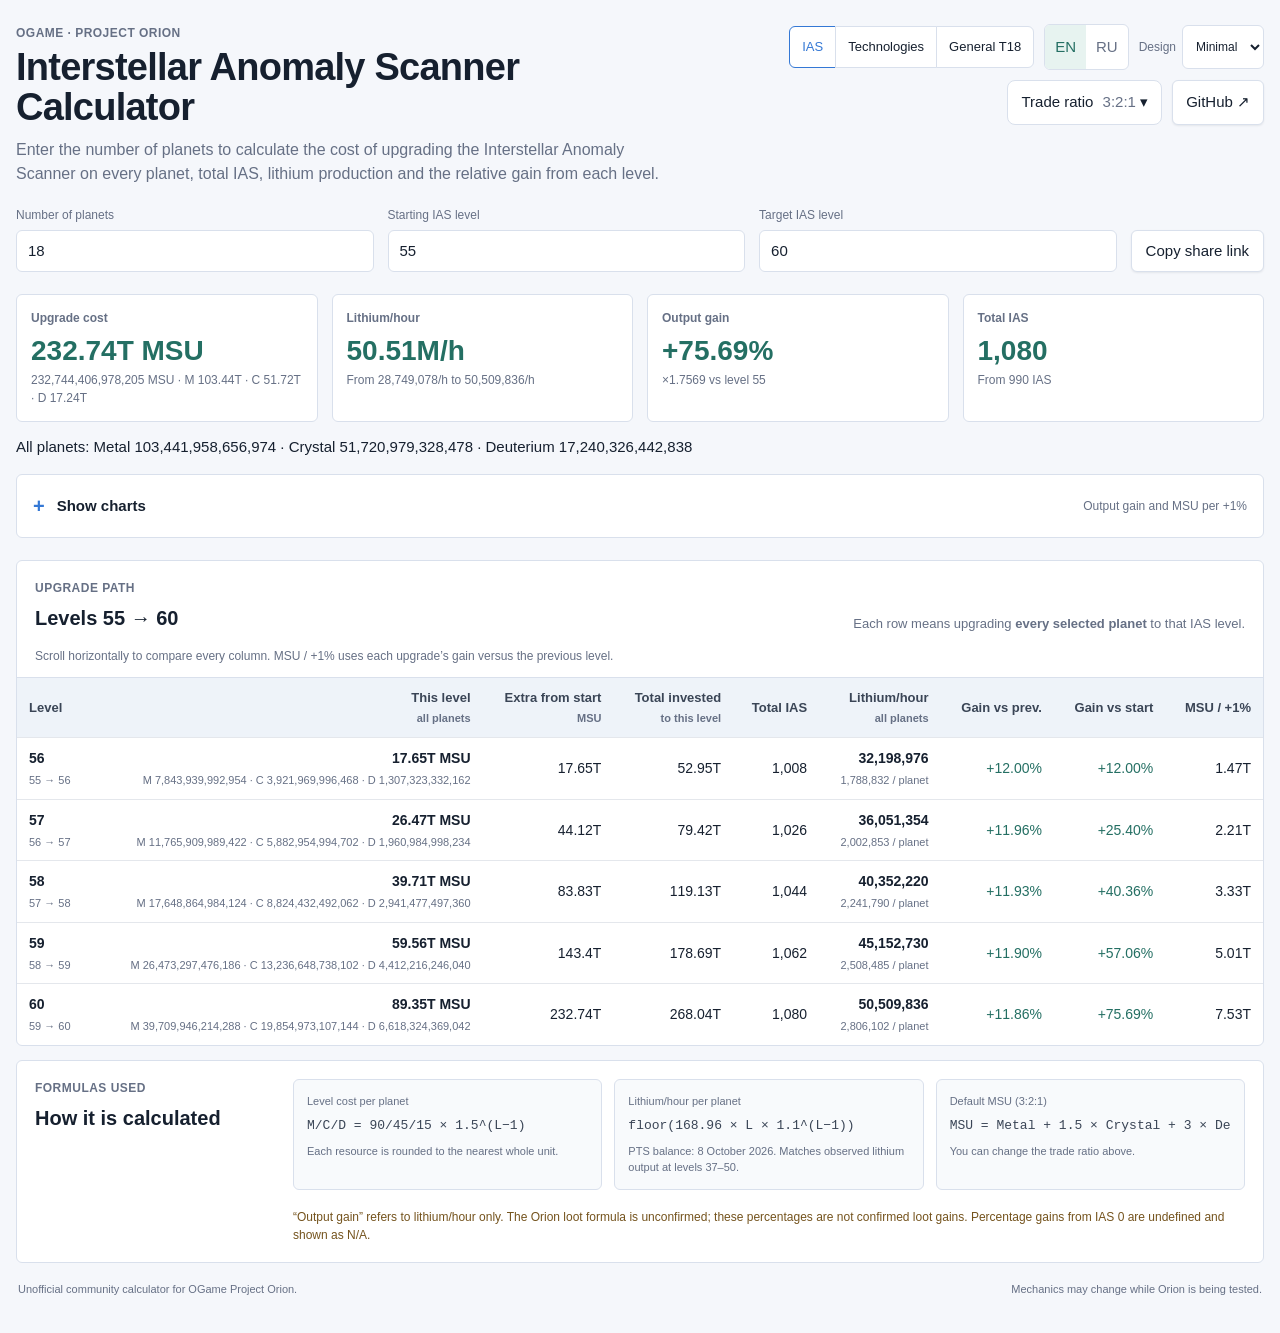
<file: index.html>
<!doctype html>
<html lang="en" data-theme="minimal">
<head>
  <meta charset="utf-8">
  <meta name="viewport" content="width=device-width, initial-scale=1">
  <meta name="description" content="OGame Project Orion Interstellar Anomaly Scanner upgrade cost and lithium output calculator.">
  <title>OGame Orion IAS Calculator</title>
  <link rel="stylesheet" href="styles.css?v=20261013-layout">
</head>
<body>
  <main class="shell">
    <header class="hero">
      <div>
        <p class="eyebrow" data-i18n="s0">OGame · Project Orion</p>
        <h1 data-i18n="s1">Interstellar Anomaly Scanner Calculator</h1>
        <p class="lede" data-i18n="s2">Enter the number of planets to calculate the cost of upgrading the Interstellar Anomaly Scanner on every planet, total IAS, lithium production and the relative gain from each level.</p>
      </div>
      <nav class="header-actions" aria-label="Language and project links" data-i18n-aria="Language and project links"><div class="calculator-tabs header-calculators" aria-label="Calculators" data-i18n-aria="Calculators"><a href="index.html" data-i18n="navIas">IAS calculator</a><a href="resources.html" data-i18n="navResources">Resource bonuses</a><a href="general.html" data-i18n="navGeneral">General T18</a></div><div class="language-switch" role="group" aria-label="Language" data-i18n-aria="Language"><button id="langEn" type="button" aria-pressed="true">EN</button><button id="langRu" type="button" aria-pressed="false">RU</button></div><label class="theme-control"><span data-i18n="themeLabel">Design</span><select id="themeSelect" aria-label="Design" data-i18n-aria="Design"><option value="minimal" data-i18n="themeMinimal">Minimal</option><option value="cosmic" data-i18n="themeCosmic">Cosmic</option></select></label><details id="ratioMenu" class="ratio-menu"><summary><span data-i18n="ratioMenu">Trade ratio</span> <span id="ratioValue">3:2:1</span></summary><div class="ratio-popover">      <fieldset class="ratio">
        <legend data-i18n="s6">MSU trade ratio</legend>
        <div class="ratio-inputs">
          <label><span data-i18n="s7">Metal</span><input id="ratioMetal" type="number" min="0.1" step="0.1" value="3"></label>
          <span>:</span>
          <label><span data-i18n="s8">Crystal</span><input id="ratioCrystal" type="number" min="0.1" step="0.1" value="2"></label>
          <span>:</span>
          <label><span data-i18n="s9">Deut</span><input id="ratioDeut" type="number" min="0.1" step="0.1" value="1"></label>
        </div>
      </fieldset><p data-i18n="ratioHelp">Metal : Crystal : Deuterium. Default: 3:2:1.</p></div></details><a class="github-link" href="https://github.com/zikunow/ogame-orion-ias-calculator" target="_blank" rel="noreferrer">GitHub ↗</a></nav>
    </header>


    <section class="panel controls" aria-label="Calculator settings" data-i18n-aria="Calculator settings">
      <label>
        <span data-i18n="s3">Number of planets</span>
        <input id="planets" type="number" min="1" max="50" step="1" value="18">
      </label>
      <label>
        <span data-i18n="s4">Starting IAS level</span>
        <input id="fromLevel" type="number" min="0" max="79" step="1" value="55">
      </label>
      <label>
        <span data-i18n="s5">Target IAS level</span>
        <input id="toLevel" type="number" min="1" max="80" step="1" value="60">
      </label>

      <button id="copyLink" class="secondary" type="button" data-i18n="s10">Copy share link</button>
    </section>

    <p id="validation" class="validation" role="alert" hidden></p>

    <section class="summary-grid" aria-label="Summary" data-i18n-aria="Summary">
      <article class="stat">
        <span data-i18n="s11">Upgrade cost</span>
        <strong id="upgradeCost">—</strong>
        <small id="upgradeCostExact">—</small>
      </article>
      <article class="stat">
        <span data-i18n="s12">Lithium/hour</span>
        <strong id="targetLithium">—</strong>
        <small id="currentLithium">—</small>
      </article>
      <article class="stat">
        <span data-i18n="s13">Output gain</span>
        <strong id="outputGain">—</strong>
        <small id="outputMultiplier">—</small>
      </article>
      <article class="stat">
        <span data-i18n="s14">Total IAS</span>
        <strong id="targetIas">—</strong>
        <small id="currentIas">—</small>
      </article>
    </section>

    <p id="resourceTotals" class="resource-totals" aria-live="polite">—</p>
    <details id="chartsPanel" class="charts-panel panel">
      <summary><span class="charts-closed" data-i18n="showCharts">Show charts</span><span class="charts-open" data-i18n="hideCharts">Hide charts</span><span class="charts-caption" data-i18n="chartsCaption">Output gain and MSU per +1%</span></summary>
      <section id="gainCharts" class="gain-charts" aria-label="Lithium output gain charts" data-i18n-aria="Lithium output gain charts"></section>
    </details>
    <section class="panel table-panel">
      <div class="section-head">
        <div>
          <p class="eyebrow" data-i18n="s15">Upgrade path</p>
          <h2 id="tableTitle">Levels 55 → 60</h2>
        </div>
        <p data-i18n="s16">Each row means upgrading <strong>every selected planet</strong> to that IAS level.</p>
      </div>

      <p class="table-hint" data-i18n="s17">Scroll horizontally to compare every column. MSU / +1% uses each upgrade’s gain versus the previous level.</p>
      <div class="table-wrap" tabindex="0" role="region" aria-label="Scrollable upgrade results" data-i18n-aria="Scrollable upgrade results">
        <table>
          <thead>
            <tr>
              <th data-i18n="level">Level</th>
              <th data-i18n="s18">This level<br><span>all planets</span></th>
              <th data-i18n="s19">Extra from start<br><span>MSU</span></th>
              <th data-i18n="s20">Total invested<br><span>to this level</span></th>
              <th data-i18n="s21">Total IAS</th>
              <th data-i18n="s22">Lithium/hour<br><span>all planets</span></th>
              <th data-i18n="s23">Gain vs prev.</th>
              <th data-i18n="s24">Gain vs start</th>
              <th data-i18n="s25">MSU / +1%</th>
            </tr>
          </thead>
          <tbody id="results"></tbody>
        </table>
      </div>
    </section>

    <section class="panel formulas">
      <div>
        <p class="eyebrow" data-i18n="s26">Formulas used</p>
        <h2 data-i18n="s27">How it is calculated</h2>
      </div>
      <div class="formula-grid">
        <div>
          <span data-i18n="s28">Level cost per planet</span>
          <code data-i18n="s29">M/C/D = 90/45/15 × 1.5^(L−1)</code>
          <small data-i18n="small0">Each resource is rounded to the nearest whole unit.</small>
        </div>
        <div>
          <span data-i18n="s30">Lithium/hour per planet</span>
          <code data-i18n="s31">floor(168.96 × L × 1.1^(L−1))</code>
          <small data-i18n="small1">PTS balance: 8 October 2026. Matches observed lithium output at levels 37–50.</small>
        </div>
        <div>
          <span data-i18n="s32">Default MSU (3:2:1)</span>
          <code data-i18n="s33">MSU = Metal + 1.5 × Crystal + 3 × Deuterium</code>
          <small data-i18n="small2">You can change the trade ratio above.</small>
        </div>
      </div>
      <p class="note" data-i18n="s34">“Output gain” refers to lithium/hour only. The Orion loot formula is unconfirmed; these percentages are not confirmed loot gains. Percentage gains from IAS 0 are undefined and shown as N/A.</p>
    </section>

    <footer>
      <span data-i18n="s35">Unofficial community calculator for OGame Project Orion.</span>
      <span data-i18n="s36">Mechanics may change while Orion is being tested.</span>
    </footer>
  </main>

  <noscript><p>This calculator requires JavaScript. Please enable it to see the results.</p></noscript>
  <script src="app.js?v=20261013-general"></script>
</body>
</html>
</file>
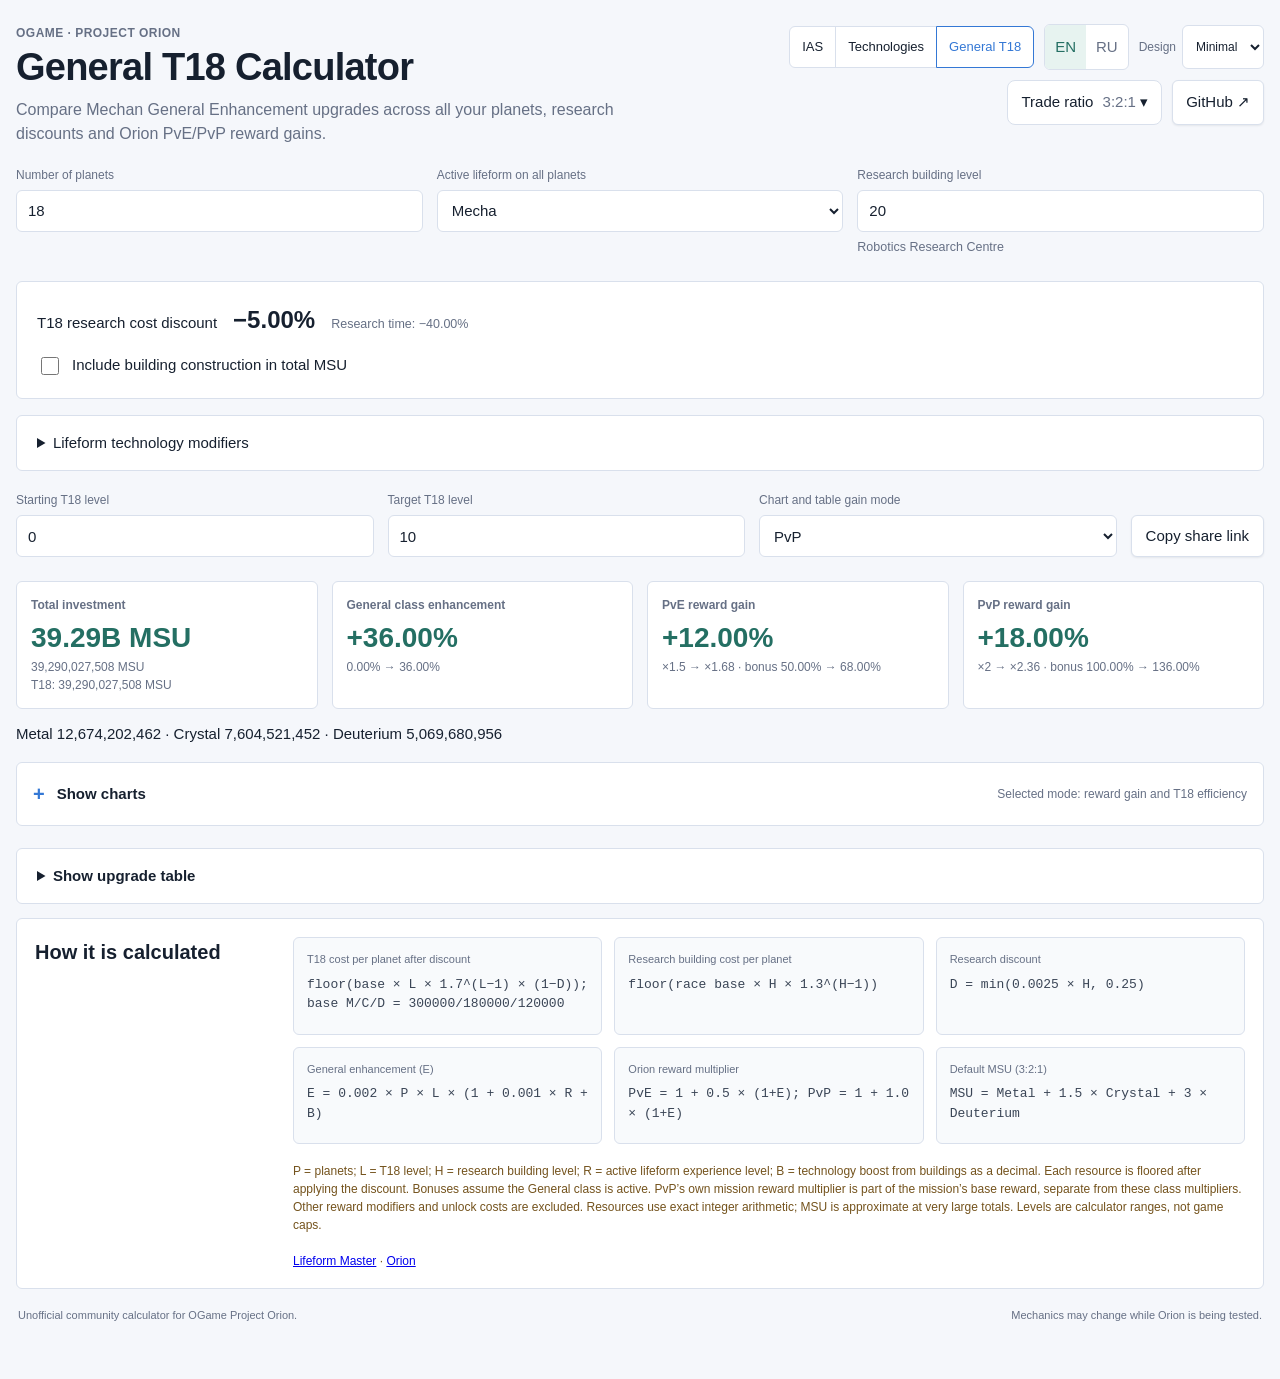
<file: general.html>
<!doctype html><html lang="en" data-theme="minimal"><head><meta charset="utf-8"><meta name="viewport" content="width=device-width, initial-scale=1"><title>OGame Orion General T18 Calculator</title><link rel="stylesheet" href="styles.css?v=20261013-layout"></head><body data-calculator="general"><main class="shell">    <header class="hero">
      <div>
        <p class="eyebrow" data-i18n="s0">OGame · Project Orion</p>
        <h1 data-i18n="s1">Interstellar Anomaly Scanner Calculator</h1>
        <p class="lede" data-i18n="s2">Enter the number of planets to calculate the cost of upgrading the Interstellar Anomaly Scanner on every planet, total IAS, lithium production and the relative gain from each level.</p>
      </div>
      <nav class="header-actions" aria-label="Language and project links" data-i18n-aria="Language and project links"><div class="calculator-tabs header-calculators" aria-label="Calculators" data-i18n-aria="Calculators"><a href="index.html" data-i18n="navIas">IAS calculator</a><a href="resources.html" data-i18n="navResources">Resource bonuses</a><a href="general.html" data-i18n="navGeneral">General T18</a></div><div class="language-switch" role="group" aria-label="Language" data-i18n-aria="Language"><button id="langEn" type="button" aria-pressed="true">EN</button><button id="langRu" type="button" aria-pressed="false">RU</button></div><label class="theme-control"><span data-i18n="themeLabel">Design</span><select id="themeSelect" aria-label="Design" data-i18n-aria="Design"><option value="minimal" data-i18n="themeMinimal">Minimal</option><option value="cosmic" data-i18n="themeCosmic">Cosmic</option></select></label><details id="ratioMenu" class="ratio-menu"><summary><span data-i18n="ratioMenu">Trade ratio</span> <span id="ratioValue">3:2:1</span></summary><div class="ratio-popover">      <fieldset class="ratio">
        <legend data-i18n="s6">MSU trade ratio</legend>
        <div class="ratio-inputs">
          <label><span data-i18n="s7">Metal</span><input id="ratioMetal" type="number" min="0.1" step="0.1" value="3"></label>
          <span>:</span>
          <label><span data-i18n="s8">Crystal</span><input id="ratioCrystal" type="number" min="0.1" step="0.1" value="2"></label>
          <span>:</span>
          <label><span data-i18n="s9">Deut</span><input id="ratioDeut" type="number" min="0.1" step="0.1" value="1"></label>
        </div>
      </fieldset><p data-i18n="ratioHelp">Metal : Crystal : Deuterium. Default: 3:2:1.</p></div></details><a class="github-link" href="https://github.com/zikunow/ogame-orion-ias-calculator" target="_blank" rel="noreferrer">GitHub ↗</a></nav>
    </header>


<section class="panel controls general-controls"><label><span data-i18n="s3">Number of planets</span><input id="planets" type="number" min="1" max="50" value="18"></label><label><span data-i18n="raceChoice">Active lifeform on all planets</span><select id="raceSelect"><option value="human" data-i18n="human">Humans</option><option value="rocktal" data-i18n="rocktal">Rock’tal</option><option value="mecha" data-i18n="mecha" selected>Mecha</option><option value="kaelesh" data-i18n="kaelesh">Kaelesh</option></select></label><label><span data-i18n="labLevelLabel">Research building level</span><input id="labLevel" type="number" min="1" max="100" value="20"><small id="labName"></small></label></section><section class="panel general-discount"><span data-i18n="discountLabel">T18 research cost discount</span><strong id="labDiscount">—</strong><small id="labTime">—</small><label class="check-label"><input id="includeBuilding" type="checkbox"><span data-i18n="includeBuilding">Include building construction in total MSU</span></label><div id="buildingCostInfo" hidden><small id="buildingCostExact"></small><p class="note" data-i18n="labCostHelp"></p></div></section><details class="panel general-modifiers"><summary data-i18n="enhancements">Lifeform technology modifiers</summary><div class="controls general-controls"><label><span data-i18n="lifeformLevel">Active lifeform experience level</span><input id="lifeformLevel" type="number" min="0" max="100" value="0"><small id="lifeformBonus" aria-live="polite"></small></label><label><span data-i18n="techBoost">Technology boost from buildings, %</span><input id="techBoost" type="number" min="0" max="1000" value="0"></label><p class="note" data-i18n="boostHelp"></p></div></details><section class="panel controls general-controls general-upgrade-controls"><label><span data-i18n="fromT18">Starting T18 level</span><input id="fromLevel" type="number" min="0" max="79" value="0"></label><label><span data-i18n="toT18">Target T18 level</span><input id="toLevel" type="number" min="1" max="80" value="10"></label><label><span data-i18n="missionChoice">Chart and table gain mode</span><select id="missionSelect"><option value="pve">PvE</option><option value="pvp" selected>PvP</option></select></label><button id="copyLink" class="secondary" type="button" data-i18n="s10">Copy share link</button></section><p id="validation" class="validation" role="alert" hidden></p><section class="summary-grid"><article class="stat"><span data-i18n="generalTotalCost">Total investment</span><strong id="upgradeCost">—</strong><small id="upgradeCostExact">—</small><small id="t18Breakdown"></small></article><article class="stat"><span data-i18n="generalEnhancement">General class enhancement</span><strong id="enhancementValue">—</strong><small id="enhancementFrom">—</small></article><article class="stat"><span data-i18n="pveGain">PvE reward gain</span><strong id="pveGainValue">—</strong><small id="pveMultiplier">—</small></article><article class="stat"><span data-i18n="pvpGain">PvP reward gain</span><strong id="pvpGainValue">—</strong><small id="pvpMultiplier">—</small></article></section><p id="resourceTotals" class="resource-totals" aria-live="polite"></p><details id="chartsPanel" class="charts-panel panel"><summary><span class="charts-closed" data-i18n="showCharts">Show charts</span><span class="charts-open" data-i18n="hideCharts">Hide charts</span><span class="charts-caption" data-i18n="chartsCaption"></span></summary><section id="gainCharts" class="gain-charts" aria-label="Lithium output gain charts" data-i18n-aria="Lithium output gain charts"></section></details><details id="tablePanel" class="panel technology-table"><summary><span class="table-closed" data-i18n="showTable">Show upgrade table</span><span class="table-open" data-i18n="hideTable">Hide upgrade table</span></summary><div class="section-head"><h2 id="tableTitle"></h2></div><p class="table-hint" data-i18n="tableHint"></p><div class="table-wrap" tabindex="0" role="region" aria-label="Scrollable upgrade results" data-i18n-aria="Scrollable upgrade results"><table><thead><tr><th data-i18n="generalLevel">T18 level</th><th data-i18n="generalStepCost">Upgrade cost · all planets</th><th data-i18n="generalFromCost">T18 cost from start</th><th data-i18n="generalCumulative">T18 invested from level 0</th><th data-i18n="generalBonus">Class enhancement</th><th data-i18n="generalPve">PvE class bonus</th><th data-i18n="generalPvp">PvP class bonus</th><th data-i18n="generalPrev">Gain vs previous</th><th data-i18n="generalStart">Gain vs start</th><th data-i18n="generalEfficiency">T18 MSU / +1% reward</th></tr></thead><tbody id="results"></tbody></table></div></details><section class="panel formulas"><h2 data-i18n="generalFormulas">How it is calculated</h2><div class="formula-grid"><div><span data-i18n="generalCostFormula">T18 cost per planet after discount</span><code>floor(base × L × 1.7^(L−1) × (1−D)); base M/C/D = 300000/180000/120000</code></div><div><span data-i18n="generalLabFormula">Research building cost per planet</span><code>floor(race base × H × 1.3^(H−1))</code></div><div><span data-i18n="generalDiscountFormula">Research discount</span><code>D = min(0.0025 × H, 0.25)</code></div><div><span data-i18n="generalBoostFormula">General enhancement (E)</span><code>E = 0.002 × P × L × (1 + 0.001 × R + B)</code></div><div><span data-i18n="generalRewardFormula">Orion reward multiplier</span><code>PvE = 1 + 0.5 × (1+E); PvP = 1 + 1.0 × (1+E)</code></div><div><span data-i18n="s32">Default MSU (3:2:1)</span><code>MSU = Metal + 1.5 × Crystal + 3 × Deuterium</code></div></div><p class="note" data-i18n="generalFormulaHelp"></p><p class="note"><a href="https://ogame.comastuff.com/LFMaster_Global.xlsx" target="_blank" rel="noreferrer">Lifeform Master</a> · <a href="https://board.en.ogame.gameforge.com/index.php?thread/856579-pts-version-13-0-0-singularity/" target="_blank" rel="noreferrer">Orion</a></p></section><footer><span data-i18n="s35"></span><span data-i18n="s36"></span></footer></main><noscript>This calculator requires JavaScript.</noscript><script src="general.js?v=20261013-experience"></script><script src="app.js?v=20261013-general"></script></body></html>
</file>
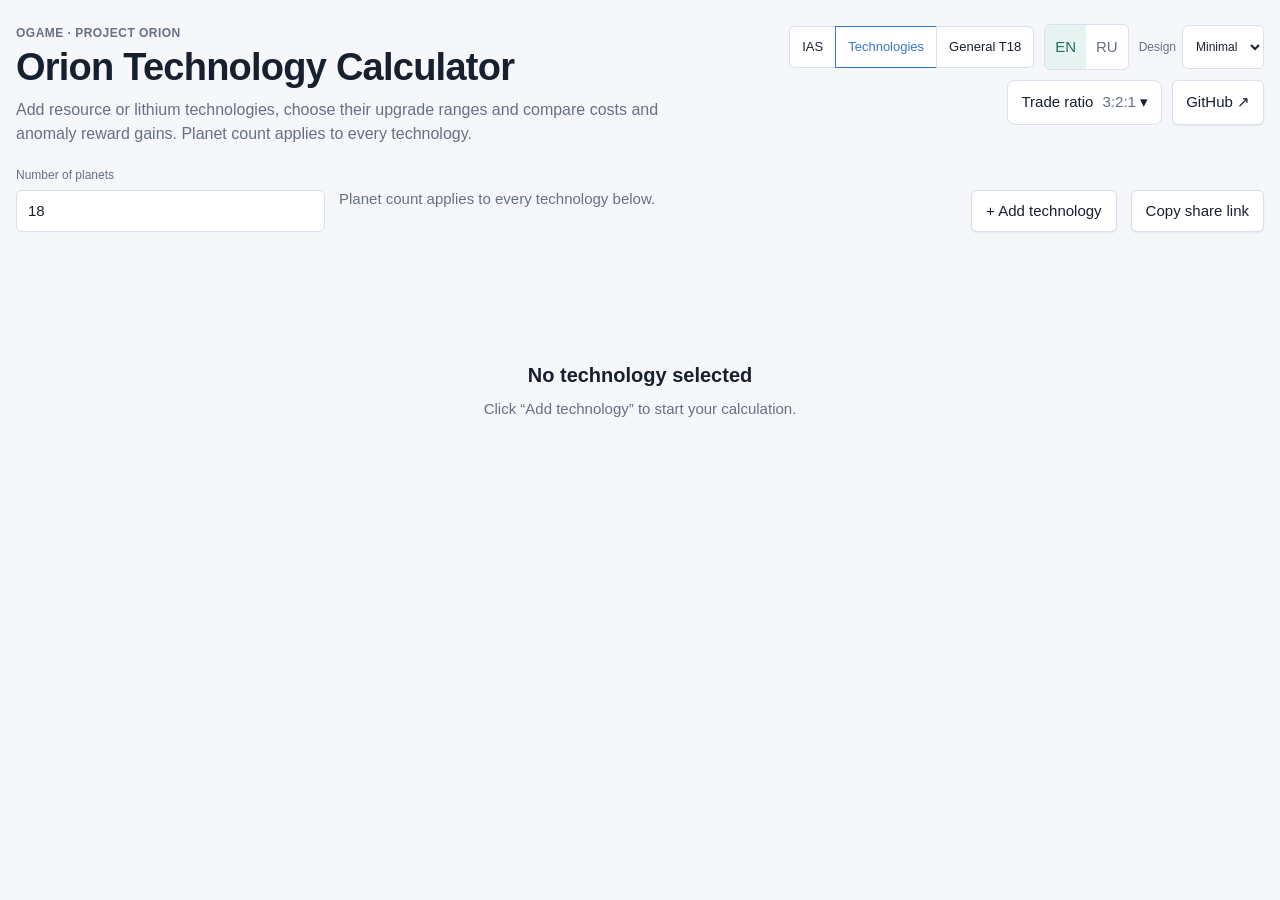
<file: resources.html>
<!doctype html>
<html lang="en" data-theme="minimal">
<head>
  <meta charset="utf-8">
  <meta name="viewport" content="width=device-width, initial-scale=1">
  <meta name="description" content="OGame Orion resource building upgrade costs and modeled mission resource bonuses.">
  <title>OGame Orion Resource Bonus Calculator</title>
  <link rel="stylesheet" href="styles.css?v=20261013-layout">
</head>
<body data-calculator="resources">
  <main class="shell">
    <header class="hero">
      <div>
        <p class="eyebrow" data-i18n="s0">OGame · Project Orion</p>
        <h1 data-i18n="s1">Interstellar Anomaly Scanner Calculator</h1>
        <p class="lede" data-i18n="s2">Enter the number of planets to calculate the cost of upgrading the Interstellar Anomaly Scanner on every planet, total IAS, lithium production and the relative gain from each level.</p>
      </div>
      <nav class="header-actions" aria-label="Language and project links" data-i18n-aria="Language and project links"><div class="calculator-tabs header-calculators" aria-label="Calculators" data-i18n-aria="Calculators"><a href="index.html" data-i18n="navIas">IAS calculator</a><a href="resources.html" data-i18n="navResources">Resource bonuses</a><a href="general.html" data-i18n="navGeneral">General T18</a></div><div class="language-switch" role="group" aria-label="Language" data-i18n-aria="Language"><button id="langEn" type="button" aria-pressed="true">EN</button><button id="langRu" type="button" aria-pressed="false">RU</button></div><label class="theme-control"><span data-i18n="themeLabel">Design</span><select id="themeSelect" aria-label="Design" data-i18n-aria="Design"><option value="minimal" data-i18n="themeMinimal">Minimal</option><option value="cosmic" data-i18n="themeCosmic">Cosmic</option></select></label><details id="ratioMenu" class="ratio-menu"><summary><span data-i18n="ratioMenu">Trade ratio</span> <span id="ratioValue">3:2:1</span></summary><div class="ratio-popover">      <fieldset class="ratio">
        <legend data-i18n="s6">MSU trade ratio</legend>
        <div class="ratio-inputs">
          <label><span data-i18n="s7">Metal</span><input id="ratioMetal" type="number" min="0.1" step="0.1" value="3"></label>
          <span>:</span>
          <label><span data-i18n="s8">Crystal</span><input id="ratioCrystal" type="number" min="0.1" step="0.1" value="2"></label>
          <span>:</span>
          <label><span data-i18n="s9">Deut</span><input id="ratioDeut" type="number" min="0.1" step="0.1" value="1"></label>
        </div>
      </fieldset><p data-i18n="ratioHelp">Metal : Crystal : Deuterium. Default: 3:2:1.</p></div></details><a class="github-link" href="https://github.com/zikunow/ogame-orion-ias-calculator" target="_blank" rel="noreferrer">GitHub ↗</a></nav>
    </header>


    <section class="panel controls shared-tech-controls" aria-label="Calculator settings" data-i18n-aria="Calculator settings">
      <label>
        <span data-i18n="s3">Number of planets</span>
        <input id="planets" type="number" min="1" max="50" step="1" value="18">
      </label>
      <p data-i18n="sharedPlanets">Planet count applies to every technology below.</p>
      <button id="addTechnology" class="secondary" type="button" data-i18n="addTechnology">+ Add technology</button>
      <button id="copyLink" class="secondary" type="button" data-i18n="s10">Copy share link</button>
    </section>
    <p id="globalValidation" class="validation" role="alert" hidden></p>
    <section id="technologyEmpty" class="technology-empty"><h2 data-i18n="emptyTechnologyTitle">No technology selected</h2><p data-i18n="emptyTechnologyHelp">Click “Add technology” to start your calculation.</p></section>
    <div id="technologyList" hidden>
    <section class="technology-block" data-chart-prefix="">
    <div class="section-head technology-heading"><h2 data-field="technologyTitle">Technology</h2><button type="button" class="secondary remove-technology" data-i18n="removeTechnology" disabled>Remove</button></div>
    <section class="panel controls resource-controls" aria-label="Calculator settings" data-i18n-aria="Calculator settings">
      <label><span data-i18n="resourceChoice">Resource</span><select id="resourceSelect"><option value="metal" data-i18n="s7">Metal</option><option value="crystal" data-i18n="s8">Crystal</option><option value="deut" data-i18n="s9">Deut</option><option value="lithium" data-i18n="lithiumChoice">Lithium</option></select></label>
      <label>
        <span data-i18n="s4">Starting IAS level</span>
        <input id="fromLevel" type="number" min="0" max="49" step="1" value="0">
      </label>
      <label>
        <span data-i18n="s5">Target IAS level</span>
        <input id="toLevel" type="number" min="1" max="50" step="1" value="10">
      </label>

    </section>

    <p id="validation" class="validation" role="alert" hidden></p>

    <section class="summary-grid" aria-label="Summary" data-i18n-aria="Summary">
      <article class="stat">
        <span data-i18n="s11">Upgrade cost</span>
        <strong id="upgradeCost">—</strong>
        <small id="upgradeCostExact">—</small>
      </article>
      <article class="stat">
        <span data-i18n="s12">Lithium/hour</span>
        <strong id="targetLithium">—</strong>
        <small id="currentLithium">—</small>
      </article>
      <article class="stat">
        <span data-i18n="s13">Output gain</span>
        <strong id="outputGain">—</strong>
        <small id="outputMultiplier">—</small>
      </article>
      <article class="stat">
        <span data-i18n="s14">Total IAS</span>
        <strong id="targetIas">—</strong>
        <small id="currentIas">—</small>
      </article>
    </section>

    <p id="buildingInfo" class="building-info"></p>
    <p id="resourceTotals" class="resource-totals" aria-live="polite">—</p>
    <details id="chartsPanel" class="charts-panel panel">
      <summary><span class="charts-closed" data-i18n="showCharts">Show charts</span><span class="charts-open" data-i18n="hideCharts">Hide charts</span><span class="charts-caption" data-i18n="chartsCaption">Output gain and MSU per +1%</span></summary>
      <section id="gainCharts" class="gain-charts" aria-label="Lithium output gain charts" data-i18n-aria="Lithium output gain charts"></section>
    </details>
    <details id="tablePanel" class="panel table-panel technology-table">
      <summary><span class="table-closed" data-i18n="showTable">Show upgrade table</span><span class="table-open" data-i18n="hideTable">Hide upgrade table</span></summary>
      <div class="section-head">
        <div>
          <p class="eyebrow" data-i18n="s15">Upgrade path</p>
          <h2 id="tableTitle">Levels 55 → 60</h2>
        </div>
        <p data-i18n="s16">Each row means upgrading <strong>every selected planet</strong> to that IAS level.</p>
      </div>

      <p class="table-hint" data-i18n="s17">Scroll horizontally to compare every column. MSU / +1% uses each upgrade’s gain versus the previous level.</p>
      <div class="table-wrap" tabindex="0" role="region" aria-label="Scrollable upgrade results" data-i18n-aria="Scrollable upgrade results">
        <table>
          <thead>
            <tr>
              <th data-i18n="level">Level</th>
              <th data-i18n="s18">This level<br><span>all planets</span></th>
              <th data-i18n="s19">Extra from start<br><span>MSU</span></th>
              <th data-i18n="s20">Total invested<br><span>to this level</span></th>
              <th data-i18n="s21">Total IAS</th>
              <th data-i18n="s22">Lithium/hour<br><span>all planets</span></th>
              <th data-i18n="s23">Gain vs prev.</th>
              <th data-i18n="s24">Gain vs start</th>
              <th data-i18n="s25">MSU / +1%</th>
            </tr>
          </thead>
          <tbody id="results"></tbody>
        </table>
      </div>
    </details>

    </section>
    </div>


    <section id="combinedSummary" class="panel combined-summary" aria-live="polite" hidden>
      <h2 data-i18n="combinedHeading">All selected technologies</h2>
      <p id="combinedValidation" class="validation" hidden></p>
      <div class="summary-grid">
        <article class="stat"><span data-i18n="combinedCostLabel">Total upgrade cost</span><strong id="combinedCost">—</strong><small id="combinedCostExact">—</small></article>
        <article id="combinedResourcesCard" class="stat"><span data-i18n="combinedResourcesLabel">Resource reward gains</span><div id="combinedResourceGains"></div><small data-i18n="combinedResourcesHelp">Each percentage applies to its resource; different resource percentages are not added together.</small></article>
        <article id="combinedLithiumCard" class="stat"><span data-i18n="combinedLithiumLabel">Lithium reward gain</span><strong id="combinedLithiumGain">—</strong><small data-i18n="combinedLithiumHelp">Lithium is shown separately; its upgrade cost is included in the total MSU.</small></article>
      </div>
    </section>
    <section id="technologyHelp" class="panel formulas" hidden>
      <div>
        <p class="eyebrow" data-i18n="s26">Formulas used</p>
        <h2 data-i18n="s27">How it is calculated</h2>
      </div>
      <div class="formula-grid">
        <div>
          <span data-i18n="s28">Level cost per planet</span>
          <code data-i18n="s29">M/C/D = 90/45/15 × 1.5^(L−1)</code>
          <small data-i18n="small0">Each resource is rounded to the nearest whole unit.</small>
        </div>
        <div>
          <span data-i18n="s30">Lithium/hour per planet</span>
          <code data-i18n="s31">floor(168.96 × L × 1.1^(L−1))</code>
          <small data-i18n="small1">PTS balance: 8 October 2026. Matches observed lithium output at levels 37–50.</small>
        </div>
        <div>
          <span data-i18n="s32">Default MSU (3:2:1)</span>
          <code data-i18n="s33">MSU = Metal + 1.5 × Crystal + 3 × Deuterium</code>
          <small data-i18n="small2">You can change the trade ratio above.</small>
        </div>
      </div>
      <p class="note" data-i18n="s34">“Output gain” refers to lithium/hour only. The Orion loot formula is unconfirmed; these percentages are not confirmed loot gains. Percentage gains from IAS 0 are undefined and shown as N/A.</p>
    </section>
    <footer id="technologyFooter" hidden>
      <span data-i18n="s35">Unofficial community calculator for OGame Project Orion.</span>
      <span data-i18n="s36">Mechanics may change while Orion is being tested.</span>
    </footer>
  </main>

  <noscript><p>This calculator requires JavaScript. Please enable it to see the results.</p></noscript>
  <script src="resources.js?v=20261012-header"></script>
  <script src="app.js?v=20261013-general"></script>
</body>
</html>
</file>
<file: styles.css>
:root {
  color-scheme: dark;
  --bg: #071019;
  --panel: #0d1a25;
  --panel-2: #102230;
  --line: #1e3a4d;
  --text: #e7f1f7;
  --muted: #8fa6b5;
  --accent: #65c6ff;
  --accent-2: #8fe3b0;
  --warning: #ffb86b;
  --danger: #ff7d7d;
  --shadow: 0 18px 60px rgba(0,0,0,.28);
}

* { box-sizing: border-box; }
.calculator-tabs { display: flex; gap: 8px; flex-wrap: wrap; margin-bottom: 18px; }
.calculator-tabs a { color: var(--text); text-decoration: none; padding: 8px 12px; border: 1px solid var(--line); border-radius: 6px; }
.calculator-tabs a:hover { border-color: var(--accent); }
.calculator-tabs a[aria-current="page"] { border-color: var(--accent); color: var(--accent); background: var(--panel); }
.resource-model { padding: 14px 16px; margin-top: 16px; }
.resource-model label { display: flex; gap: 10px; align-items: center; }
.resource-model input { width: 18px; height: 18px; accent-color: var(--accent); }
.resource-model p { margin: 8px 0; color: var(--muted); font-size: 13px; }
.resource-model a { color: var(--accent); font-size: 13px; }
.resource-controls select { width: 100%; height: 48px; border: 1px solid var(--line); border-radius: 6px; padding: 0 10px; background: var(--panel); color: var(--text); font: inherit; }
html { background: var(--bg); }
body {
  margin: 0;
  min-width: 320px;
  background:
    radial-gradient(circle at 15% 0%, rgba(51,130,170,.18), transparent 30rem),
    linear-gradient(180deg, #08131d 0%, var(--bg) 42rem);
  color: var(--text);
  font: 15px/1.5 Inter, ui-sans-serif, system-ui, -apple-system, BlinkMacSystemFont, "Segoe UI", sans-serif;
}

button, input { font: inherit; }

.shell {
  width: min(1500px, calc(100% - 32px));
  margin: 0 auto;
  padding: 44px 0 36px;
}

.hero {
  display: flex;
  align-items: flex-start;
  justify-content: space-between;
  gap: 24px;
  margin-bottom: 26px;
}

.eyebrow {
  margin: 0 0 6px;
  color: var(--accent);
  font-size: 12px;
  font-weight: 800;
  letter-spacing: .12em;
  text-transform: uppercase;
}

h1, h2, p { margin-top: 0; }
h1 {
  max-width: 880px;
  margin-bottom: 10px;
  font-size: clamp(32px, 5vw, 58px);
  line-height: 1.02;
  letter-spacing: -.045em;
}
h2 {
  margin-bottom: 0;
  font-size: 22px;
  letter-spacing: -.02em;
}

.lede {
  max-width: 760px;
  margin-bottom: 0;
  color: var(--muted);
  font-size: 17px;
}

.github-link, .secondary {
  border: 1px solid var(--line);
  border-radius: 10px;
  background: rgba(255,255,255,.025);
  color: var(--text);
  text-decoration: none;
  transition: .18s ease;
}
.github-link {
  flex: 0 0 auto;
  padding: 10px 13px;
}
.github-link:hover, .secondary:hover {
  border-color: #3b6a85;
  background: rgba(101,198,255,.07);
}

.panel {
  border: 1px solid var(--line);
  border-radius: 16px;
  background: linear-gradient(180deg, rgba(16,34,48,.94), rgba(10,24,34,.94));
  box-shadow: var(--shadow);
}

.controls {
  display: grid;
  grid-template-columns: repeat(3, minmax(140px, .75fr)) minmax(300px, 1.5fr) auto;
  gap: 14px;
  align-items: end;
  padding: 16px;
}

.controls > label > span,
.ratio legend,
.ratio label span {
  display: block;
  margin-bottom: 6px;
  color: var(--muted);
  font-size: 12px;
  font-weight: 700;
}

input {
  width: 100%;
  height: 42px;
  border: 1px solid #26465b;
  border-radius: 9px;
  outline: none;
  background: #081620;
  color: var(--text);
  padding: 0 11px;
}
input:focus {
  border-color: var(--accent);
  box-shadow: 0 0 0 3px rgba(101,198,255,.10);
}

.ratio {
  min-width: 0;
  margin: 0;
  border: 0;
  padding: 0;
}
.ratio-inputs {
  display: grid;
  grid-template-columns: 1fr auto 1fr auto 1fr;
  gap: 8px;
  align-items: end;
}
.ratio-inputs > span {
  padding-bottom: 10px;
  color: var(--muted);
}
.ratio label span { margin-bottom: 3px; }
.ratio input { height: 42px; }

.secondary {
  height: 42px;
  cursor: pointer;
  padding: 0 14px;
  white-space: nowrap;
}

.validation {
  margin: 12px 0 0;
  border: 1px solid rgba(255,125,125,.35);
  border-radius: 10px;
  background: rgba(255,125,125,.08);
  color: #ffd2d2;
  padding: 10px 12px;
}

.summary-grid {
  display: grid;
  grid-template-columns: repeat(4, 1fr);
  gap: 14px;
  margin: 14px 0;
}

.stat {
  min-width: 0;
  border: 1px solid var(--line);
  border-radius: 14px;
  background: rgba(13,26,37,.88);
  padding: 16px;
}
.stat span, .stat small {
  display: block;
  color: var(--muted);
}
.stat span {
  margin-bottom: 8px;
  font-size: 12px;
  font-weight: 800;
  letter-spacing: .06em;
  text-transform: uppercase;
}
.stat strong {
  display: block;
  overflow: hidden;
  margin-bottom: 4px;
  color: var(--accent-2);
  font-size: clamp(22px, 3vw, 32px);
  line-height: 1.15;
  text-overflow: ellipsis;
  white-space: nowrap;
}
.stat small { font-size: 12px; }

.table-panel { overflow: hidden; }
.section-head {
  display: flex;
  align-items: end;
  justify-content: space-between;
  gap: 24px;
  padding: 18px 18px 14px;
}
.section-head p:last-child {
  max-width: 520px;
  margin: 0;
  color: var(--muted);
  text-align: right;
  font-size: 13px;
}

.table-wrap {
  overflow: auto;
  border-top: 1px solid var(--line);
}
table {
  width: 100%;
  min-width: 1180px;
  border-collapse: collapse;
  font-variant-numeric: tabular-nums;
}
th, td {
  border-bottom: 1px solid rgba(39,72,92,.6);
  padding: 12px 13px;
  text-align: right;
  white-space: nowrap;
}
th:first-child, td:first-child { text-align: left; }
th {
  position: sticky;
  top: 0;
  z-index: 1;
  background: #0d1b26;
  color: #b8cbd6;
  font-size: 11px;
  letter-spacing: .045em;
  text-transform: uppercase;
}
th span {
  color: #708a99;
  font-size: 10px;
  font-weight: 600;
}
tbody tr:hover { background: rgba(101,198,255,.035); }
tbody tr:last-child td { border-bottom: 0; }
td strong { color: var(--text); }
td .sub {
  display: block;
  margin-top: 3px;
  color: #738b99;
  font-size: 10px;
}
.positive { color: var(--accent-2); }
.cost { color: #d9e9f2; }

.formulas {
  display: grid;
  grid-template-columns: 230px 1fr;
  gap: 18px 28px;
  margin-top: 14px;
  padding: 18px;
}
.formula-grid {
  display: grid;
  grid-template-columns: repeat(3, minmax(0, 1fr));
  gap: 12px;
}
.formula-grid > div {
  min-width: 0;
  border: 1px solid rgba(39,72,92,.75);
  border-radius: 11px;
  background: rgba(6,17,25,.35);
  padding: 13px;
}
.formula-grid span,
.formula-grid small {
  display: block;
  color: var(--muted);
  font-size: 11px;
}
.formula-grid code {
  display: block;
  overflow-x: auto;
  margin: 7px 0;
  color: #d8f3ff;
  font-size: 13px;
  white-space: nowrap;
}
.note {
  grid-column: 2;
  margin: 0;
  color: var(--warning);
  font-size: 12px;
}

footer {
  display: flex;
  justify-content: space-between;
  gap: 20px;
  padding: 18px 2px 0;
  color: #66808f;
  font-size: 11px;
}

@media (max-width: 1050px) {
  .controls { grid-template-columns: repeat(3, 1fr); }
  .ratio { grid-column: span 2; }
  .summary-grid { grid-template-columns: repeat(2, 1fr); }
  .formulas { grid-template-columns: 1fr; }
  .note { grid-column: 1; }
}

@media (max-width: 680px) {
  .shell { width: min(100% - 20px, 1500px); padding-top: 24px; }
  .hero { display: block; }
  .github-link { display: inline-block; margin-top: 18px; }
  .controls { grid-template-columns: 1fr 1fr; }
  .controls > label:first-child { grid-column: 1 / -1; }
  .ratio { grid-column: 1 / -1; }
  .secondary { grid-column: 1 / -1; }
  .summary-grid { grid-template-columns: 1fr; }
  .section-head { align-items: flex-start; flex-direction: column; }
  .section-head p:last-child { text-align: left; }
  .formula-grid { grid-template-columns: 1fr; }
  footer { flex-direction: column; }
}


.resource-totals { color: var(--text); overflow-wrap: anywhere; font-variant-numeric: tabular-nums; }
.table-hint { padding: 0 18px; color: var(--muted); font-size: 12px; }
button:focus-visible, a:focus-visible, .table-wrap:focus-visible { outline: 2px solid var(--accent); outline-offset: 3px; }
button:disabled { opacity: .5; cursor: default; }
.stat small { overflow-wrap: anywhere; }
@media (min-width: 1051px) and (max-width: 1250px) { .controls { grid-template-columns: repeat(3, 1fr); } .ratio { grid-column: span 2; } }

.header-actions { display: flex; flex: 0 0 auto; align-items: center; gap: 10px; }
.language-switch { display: flex; border: 1px solid var(--line); border-radius: 10px; overflow: hidden; }
.language-switch button { border: 0; background: transparent; color: var(--muted); padding: 10px; cursor: pointer; min-height: 44px; }
.language-switch button[aria-pressed="true"] { background: rgba(101,198,255,.15); color: var(--accent); }
@media (max-width: 680px) { .header-actions { margin-top: 18px; } .header-actions .github-link { margin-top: 0; } }

.gain-charts { margin: 18px 0; }
.chart-grid { display: grid; grid-template-columns: repeat(2, minmax(0,1fr)); gap: 14px; }
.chart-card { padding: 18px; min-width: 0; }
.chart-card h2 { font-size: 19px; }
.chart-description, .chart-note, .chart-readout { color: var(--muted); font-size: 12px; }
.chart-description { margin: 8px 0 0; min-height: 36px; }
.chart-card svg { display: block; width: 100%; height: auto; max-height: 340px; margin-top: 6px; overflow: visible; }
.chart-tick, .chart-axis-label { fill: var(--muted); font: 14px system-ui, sans-serif; }
.chart-grid-line { stroke: var(--line); stroke-width: 1; }
.chart-line { fill: none; stroke: var(--accent); stroke-width: 2.5; }
.chart-point { fill: var(--accent); stroke: var(--panel); stroke-width: 1.5; cursor: pointer; }
.chart-point:hover, .chart-point:focus { fill: var(--accent-2); stroke: var(--accent-2); outline: none; stroke-width: 5; }
.chart-insight { color: var(--accent-2); font-size: 14px; margin: 8px 0; overflow-wrap: anywhere; }
.chart-readout { margin-bottom: 0; min-height: 36px; }
.chart-note { margin: 10px 0 0; }
@media (max-width: 900px) { .chart-grid { grid-template-columns: 1fr; } }

.theme-control { display: flex; align-items: center; gap: 6px; color: var(--muted); font-size: 12px; white-space: nowrap; }
.theme-control select { min-height: 44px; max-width: 145px; border: 1px solid var(--line); border-radius: 6px; background: var(--panel); color: var(--text); padding: 0 9px; font: inherit; }
.theme-control select:focus-visible { outline: 2px solid var(--accent); outline-offset: 2px; }
@media (max-width: 1050px) { .hero { flex-direction: column; } .header-actions { flex-wrap: wrap; } }
@media (max-width: 680px) { .header-actions { gap: 8px; } .theme-control { gap: 4px; } .theme-control select { max-width: 122px; } }

html[data-theme="minimal"] {
  color-scheme: light;
  --bg: #f5f7fb;
  --panel: #ffffff;
  --panel-2: #eef3f9;
  --line: #d9e0ec;
  --text: #16202f;
  --muted: #667085;
  --accent: #3478d5;
  --accent-2: #246f63;
  --warning: #74531d;
  --danger: #b42318;
  --shadow: none;
}
html[data-theme="minimal"] body { background: var(--bg); font-family: Inter, "Segoe UI", Arial, sans-serif; }
html[data-theme="minimal"] .shell { padding-top: 24px; }
html[data-theme="minimal"] h1 { font-size: clamp(28px, 3vw, 38px); line-height: 1.05; letter-spacing: -.02em; font-weight: 700; }
html[data-theme="minimal"] h2 { font-size: 20px; letter-spacing: 0; }
html[data-theme="minimal"] .eyebrow { font-weight: 600; letter-spacing: .04em; color: var(--muted); }
html[data-theme="minimal"] .lede { font-size: 16px; max-width: 850px; }
html[data-theme="minimal"] .hero { margin-bottom: 20px; }
html[data-theme="minimal"] .panel { background: #fff; border-radius: 6px; box-shadow: none; }
html[data-theme="minimal"] .controls { background: transparent; border: 0; padding: 0 0 8px; box-shadow: none; }
html[data-theme="minimal"] .controls > label > span,
html[data-theme="minimal"] .ratio legend,
html[data-theme="minimal"] .ratio label span { font-weight: 400; }
html[data-theme="minimal"] input { background: #fff; color: var(--text); border-color: var(--line); border-radius: 6px; box-shadow: none; }
html[data-theme="minimal"] input:focus { border-color: var(--accent); box-shadow: 0 0 0 2px rgba(52,120,213,.12); }
html[data-theme="minimal"] .github-link,
html[data-theme="minimal"] .secondary { background: #fff; border-color: var(--line); border-radius: 6px; box-shadow: 0 1px 2px rgba(22,32,47,.08); }
html[data-theme="minimal"] .github-link:hover,
html[data-theme="minimal"] .secondary:hover { border-color: #b5c2d5; background: #eef3f9; }
html[data-theme="minimal"] .language-switch { background: #fff; border-radius: 6px; }
html[data-theme="minimal"] .language-switch button[aria-pressed="true"] { background: #e7f3f0; color: #246f63; }
html[data-theme="minimal"] .stat { background: #fff; border-radius: 6px; padding: 14px; }
html[data-theme="minimal"] .stat span { font-weight: 600; letter-spacing: 0; text-transform: none; }
html[data-theme="minimal"] .stat strong { font-size: 28px; font-weight: 700; }
html[data-theme="minimal"] th { background: #eef3f9; color: #3a4556; text-transform: none; letter-spacing: 0; font-size: 13px; }
html[data-theme="minimal"] th span { color: var(--muted); font-size: 11px; }
html[data-theme="minimal"] td { font-size: 14px; }
html[data-theme="minimal"] th,
html[data-theme="minimal"] td { padding: 10px 12px; border-bottom-color: #e4e7ec; }
html[data-theme="minimal"] td .sub { color: var(--muted); font-size: 11px; }
html[data-theme="minimal"] tbody tr:hover { background: #f5f7fb; }
html[data-theme="minimal"] .cost { color: var(--text); }
html[data-theme="minimal"] .formula-grid > div { background: #f8fafc; border-color: var(--line); border-radius: 6px; }
html[data-theme="minimal"] .formula-grid code { color: #3a4556; }
html[data-theme="minimal"] .validation { background: #fff1f0; border-color: #f3b8b3; color: #b42318; border-radius: 6px; }
html[data-theme="minimal"] footer { color: var(--muted); }
html[data-theme="minimal"] .chart-card h2 { font-size: 18px; }
html[data-theme="minimal"] .chart-grid-line { stroke: #e4e7ec; }

.efficiency-card { grid-column: 1 / -1; }
.efficiency-card svg { max-width: 700px; max-height: none; margin-left: auto; margin-right: auto; }
.efficiency-card .chart-description { min-height: 0; }

/* Secondary settings and charts stay out of the main calculation flow. */
.controls { grid-template-columns: repeat(3, minmax(0, 1fr)) auto; }
.resource-controls { grid-template-columns: repeat(3, minmax(0, 1fr)); }
.shared-tech-controls { grid-template-columns: minmax(140px, 1fr) minmax(160px, 2fr) auto auto; align-items: end; }
.shared-tech-controls p { color: var(--muted); margin: 0; align-self: center; }
.technology-block { margin-top: 26px; padding-top: 22px; border-top: 1px solid var(--line); }
body[data-calculator="resources"] [hidden] { display: none !important; }
.technology-table { margin-top: 12px; }
.technology-table > summary { padding: 16px 20px; cursor: pointer; font-weight: 600; }
.technology-table .table-open { display: none; }
.technology-table[open] .table-open { display: inline; }
.technology-table[open] .table-closed { display: none; }
.combined-summary { margin-top: 28px; padding: 22px; }
.combined-summary h2 { margin: 0 0 18px; }
.combined-summary .summary-grid { grid-template-columns: repeat(auto-fit, minmax(min(220px, 100%), 1fr)); }
.combined-gain { display: flex; align-items: baseline; justify-content: space-between; gap: 12px; margin: 8px 0; }
.combined-gain strong { font-size: 22px; }
.technology-heading { gap: 12px; margin-bottom: 18px; }
.technology-heading h2 { font-size: 20px; margin: 0; }
.header-actions .calculator-tabs { margin: 0; gap: 0; flex-wrap: nowrap; }
.header-calculators a { background: var(--panel); white-space: nowrap; font-size: 13px; padding: 10px 12px; }
.header-calculators a:first-child { border-radius: 6px 0 0 6px; }
.header-calculators a:last-child { border-radius: 0 6px 6px 0; margin-left: -1px; }
.header-actions { flex: 0 1 auto; flex-wrap: wrap; max-width: 100%; justify-content: flex-end; }
.hero > div { min-width: 0; }
.technology-empty { min-height: 300px; display: flex; flex-direction: column; align-items: center; justify-content: center; text-align: center; padding: 36px 18px; color: var(--muted); }
.technology-empty h2 { color: var(--text); font-size: 20px; margin: 0 0 8px; }
.technology-empty p { margin: 0; max-width: 480px; }
@media (max-width: 1250px) { .hero { flex-direction: column; } .header-actions { justify-content: flex-start; } }
.technology-heading .remove-technology { flex-shrink: 0; }
.building-info { color: var(--muted); font-size: 13px; }
@media (max-width: 700px) {
  .shared-tech-controls { grid-template-columns: 1fr 1fr; }
  .shared-tech-controls p { grid-column: 1 / -1; }
  .technology-heading { align-items: flex-start; }
  .technology-heading h2 { font-size: 18px; }
}
@media (max-width: 400px) {
  .shared-tech-controls, .resource-controls { grid-template-columns: 1fr; }
  .technology-heading { flex-wrap: wrap; }
}
.ratio-menu { position: relative; }
.ratio-menu:not([open]) .ratio-popover { display: none; }
.ratio-menu summary, .charts-panel summary { cursor: pointer; list-style: none; }
.ratio-menu summary::-webkit-details-marker, .charts-panel summary::-webkit-details-marker { display: none; }
.ratio-menu summary { padding: 10px 13px; border: 1px solid var(--line); border-radius: 8px; background: var(--panel); white-space: nowrap; }
.ratio-menu summary::after { content: " ▾"; }
.ratio-menu[open] summary::after { content: " ▴"; }
#ratioValue { color: var(--muted); margin-left: 5px; }
.ratio-popover { position: absolute; top: calc(100% + 8px); right: 0; width: 310px; padding: 16px; z-index: 10; background: #102230; border: 1px solid var(--line); border-radius: 8px; box-shadow: 0 8px 24px rgba(0,0,0,.16); }
.ratio-popover p { margin: 12px 0 0; color: var(--muted); font-size: 12px; }
html[data-theme="minimal"] .ratio-popover { background: #fff; }
.charts-panel { margin: 16px 0 22px; }
.charts-panel > summary { display: flex; align-items: center; gap: 12px; padding: 16px; font-weight: 600; }
.charts-panel > summary::before { content: "+"; color: var(--accent); font-size: 20px; }
.charts-panel[open] > summary::before { content: "−"; }
.charts-caption { margin-left: auto; font-size: 12px; font-weight: 400; color: var(--muted); }
.charts-open, .charts-panel[open] .charts-closed { display: none; }
.charts-panel[open] .charts-open { display: inline; }
.charts-panel .gain-charts { margin: 0; padding: 0 14px 14px; }
.ratio-menu summary:focus-visible, .charts-panel summary:focus-visible { outline: 2px solid var(--accent); outline-offset: 3px; }
@media (max-width: 700px) {
  .controls { grid-template-columns: repeat(2, minmax(0, 1fr)); }
  .header-actions { position: relative; width: 100%; }
  .ratio-menu { position: static; }
  .ratio-popover { left: 0; right: auto; width: min(310px, calc(100vw - 32px)); }
  .charts-caption { display: none; }
}
@media (max-width: 400px) { .controls { grid-template-columns: 1fr; } }
/* General T18 shares both designs with the existing calculators. */
.header-calculators a { border-radius: 0; margin-left: -1px; }
.header-calculators a:first-child { margin-left: 0; }
.general-controls { grid-template-columns: repeat(3, minmax(0, 1fr)); align-items: start; margin-bottom: 16px; }
.general-controls select { width: 100%; height: 42px; border: 1px solid var(--line); border-radius: 6px; padding: 0 10px; background: var(--panel); color: var(--text); font: inherit; }
.general-controls small { display: block; color: var(--muted); margin-top: 6px; }
.general-discount { padding: 20px; margin-bottom: 16px; }
.general-discount > strong { font-size: 24px; margin: 0 16px; }
.general-discount small { color: var(--muted); overflow-wrap: anywhere; }
.check-label { display: flex; gap: 10px; align-items: center; margin-top: 16px; }
.check-label input { width: 18px; height: 18px; flex: 0 0 18px; }
#buildingCostInfo { margin-top: 12px; }
.general-modifiers { margin-bottom: 20px; padding: 16px 20px; }
.general-modifiers > summary { cursor: pointer; }
.general-modifiers .controls { margin-top: 16px; }
.general-modifiers:not([open]) .controls { display: none; }
body[data-calculator="general"] .formula-grid code { white-space: normal; overflow-wrap: anywhere; }
body[data-calculator="general"] .stat small { overflow-wrap: anywhere; }
@media (max-width: 700px) { .general-controls { grid-template-columns: 1fr; } .general-discount > small { display: block; margin-top: 6px; } }

.general-upgrade-controls { grid-template-columns: repeat(3, minmax(0, 1fr)) auto; align-items: end; }
@media (min-width: 701px) and (max-width: 1100px) {
  .general-controls > label > span { min-height: 36px; }
  .general-upgrade-controls { grid-template-columns: repeat(2, minmax(0, 1fr)); }
}
@media (max-width: 700px) {
  .general-upgrade-controls { grid-template-columns: 1fr; }
  .general-upgrade-controls .secondary { grid-column: auto; }
}
</file>
